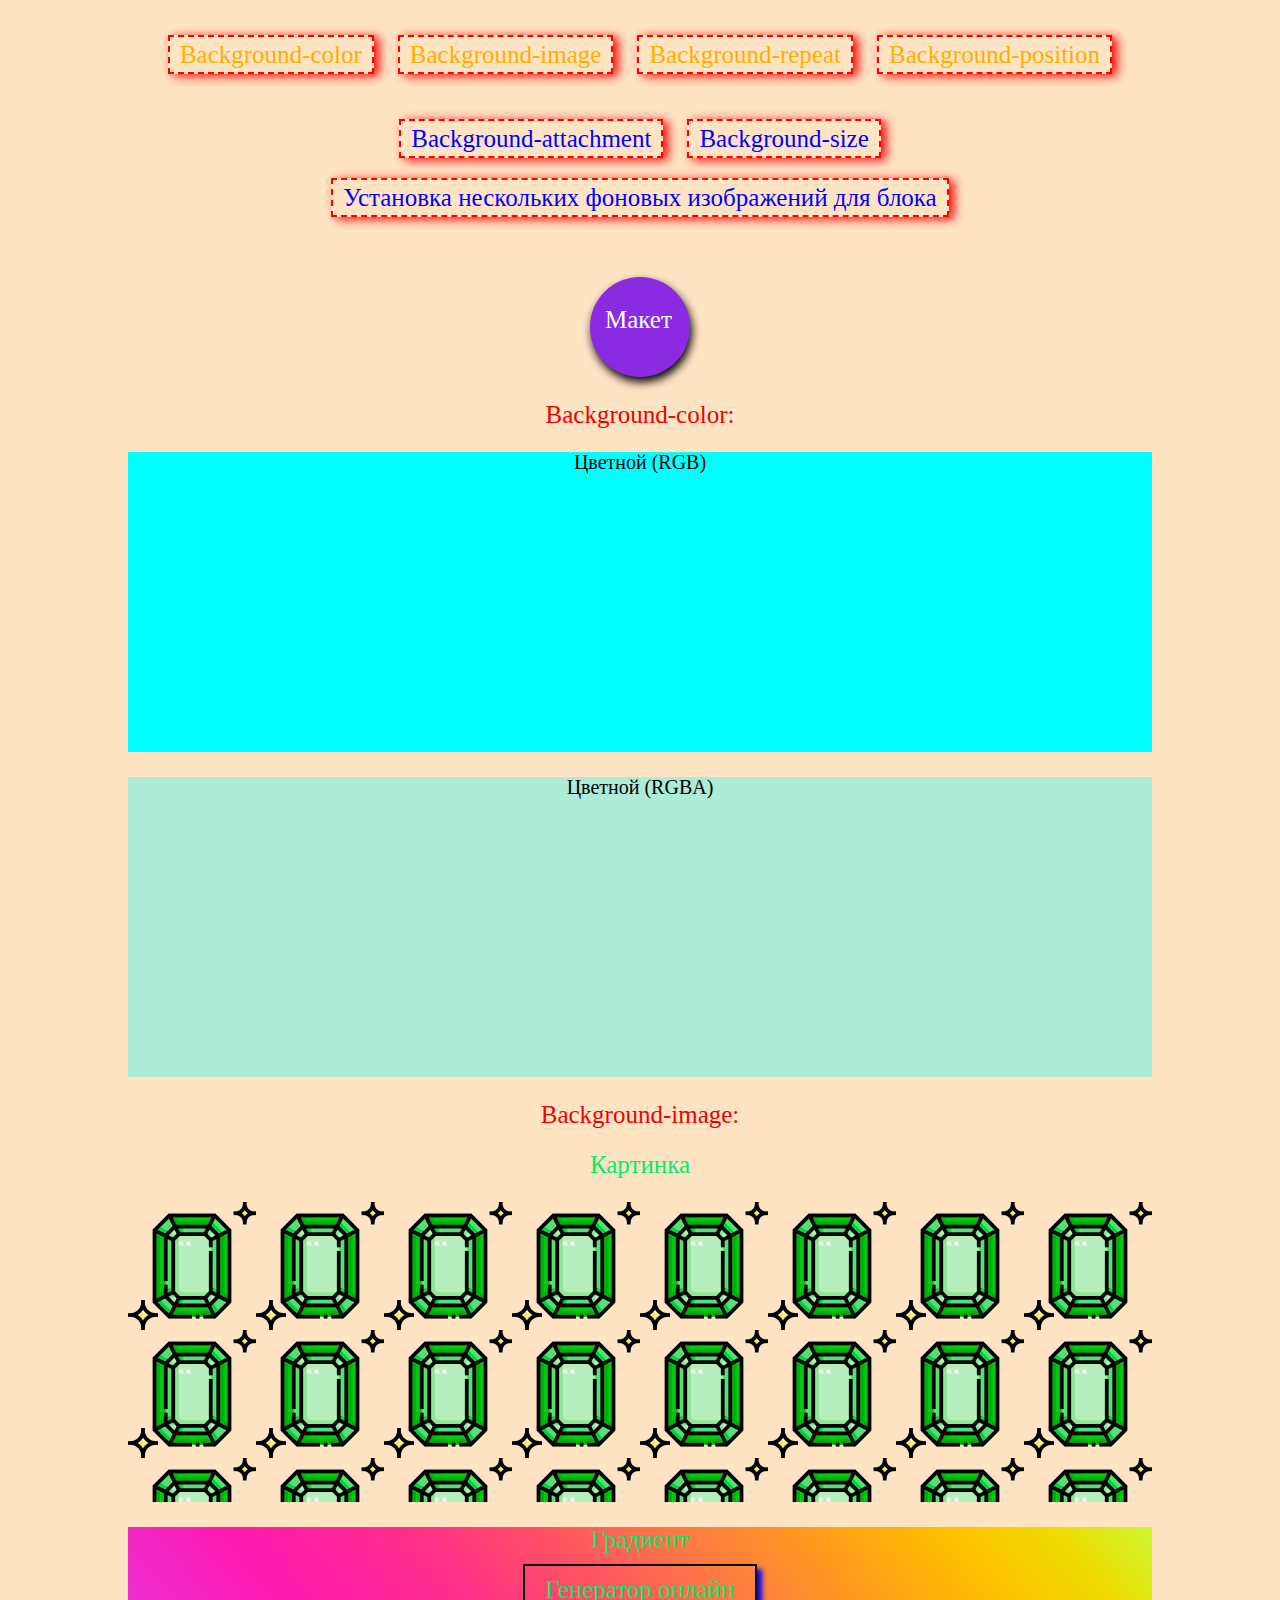
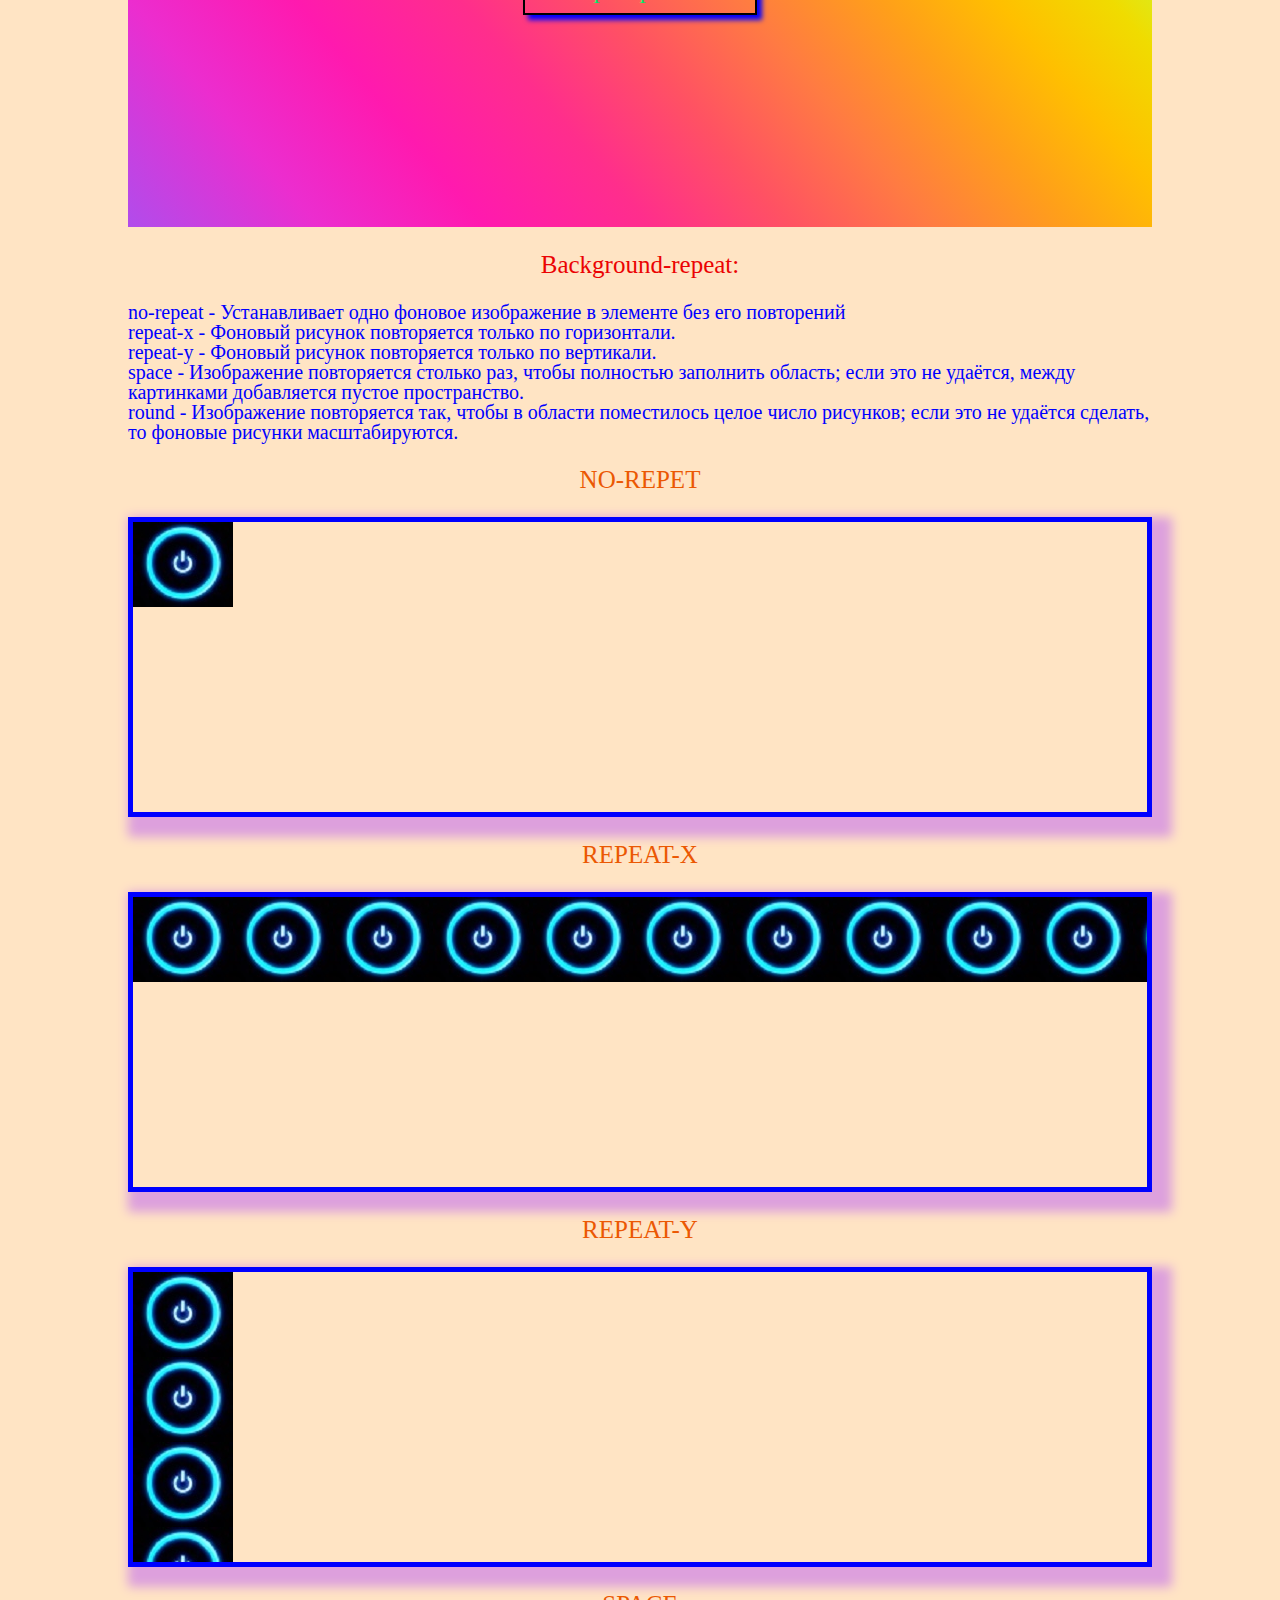
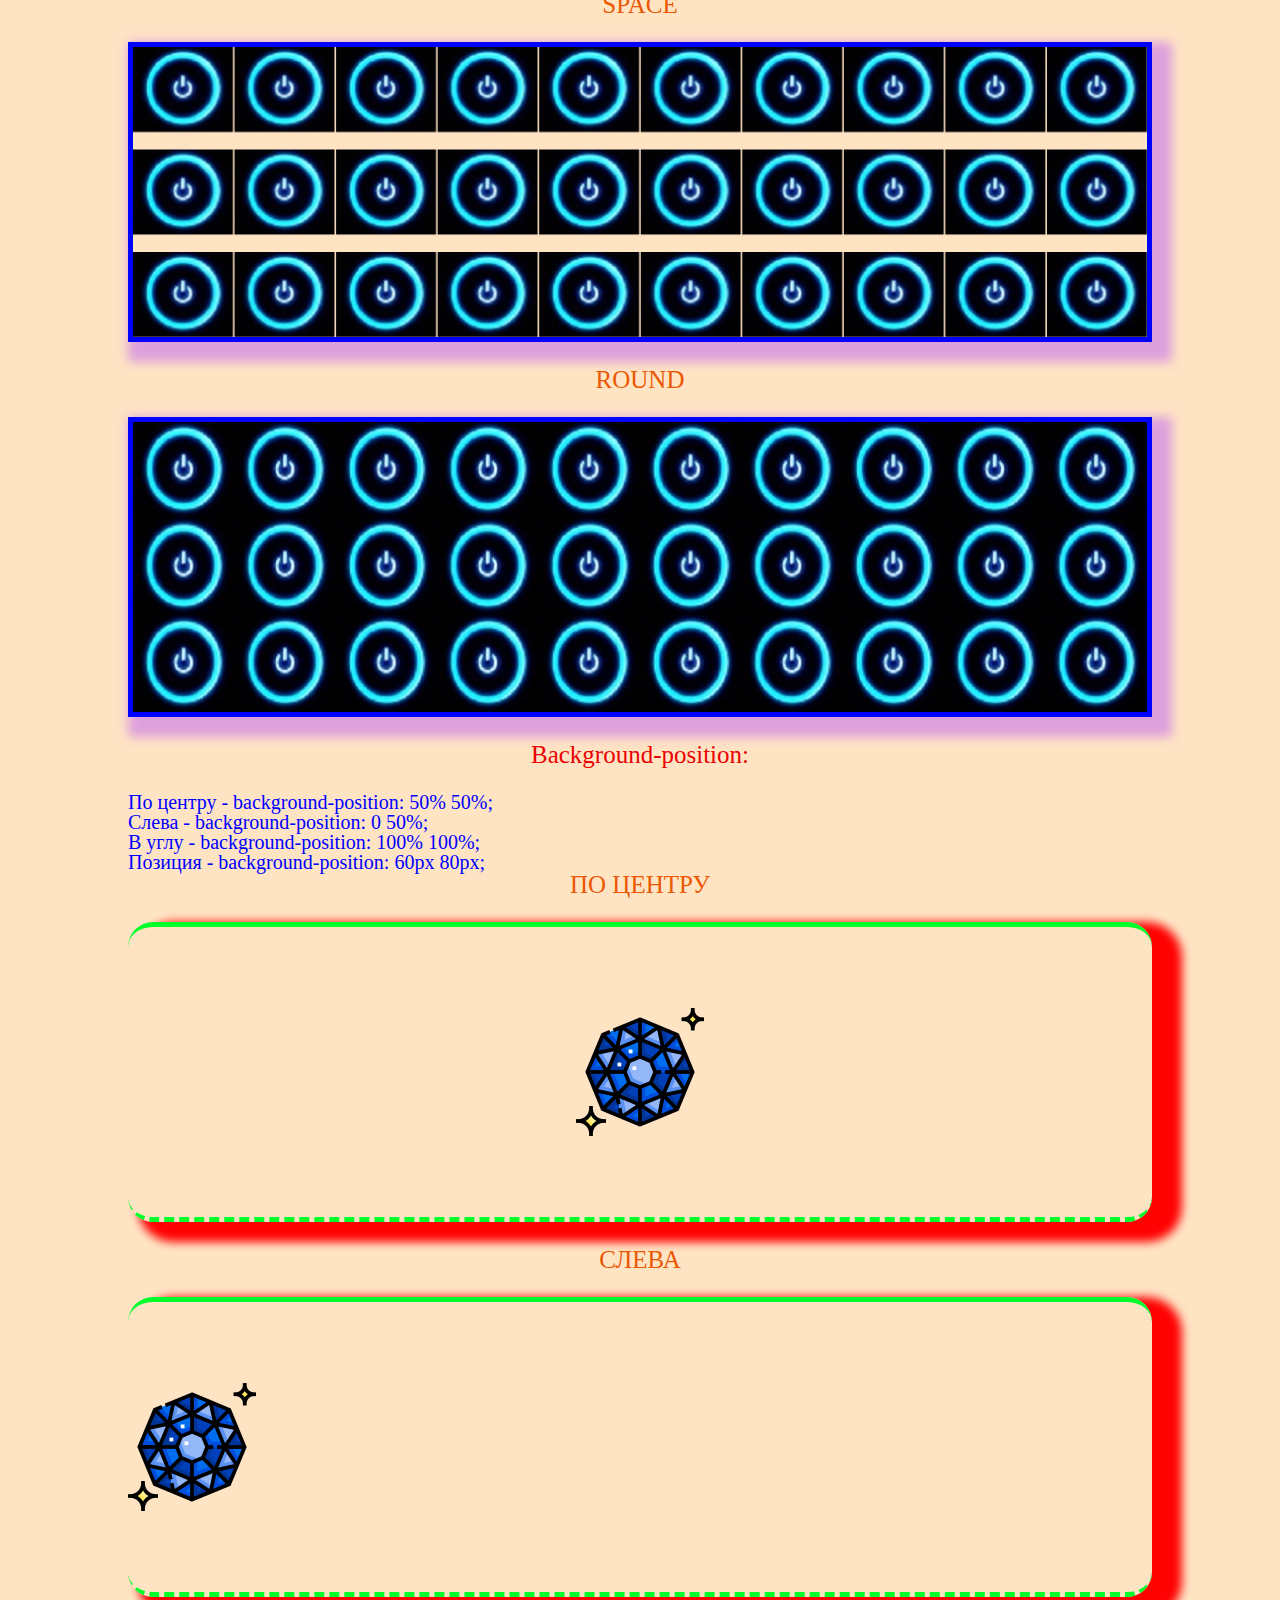
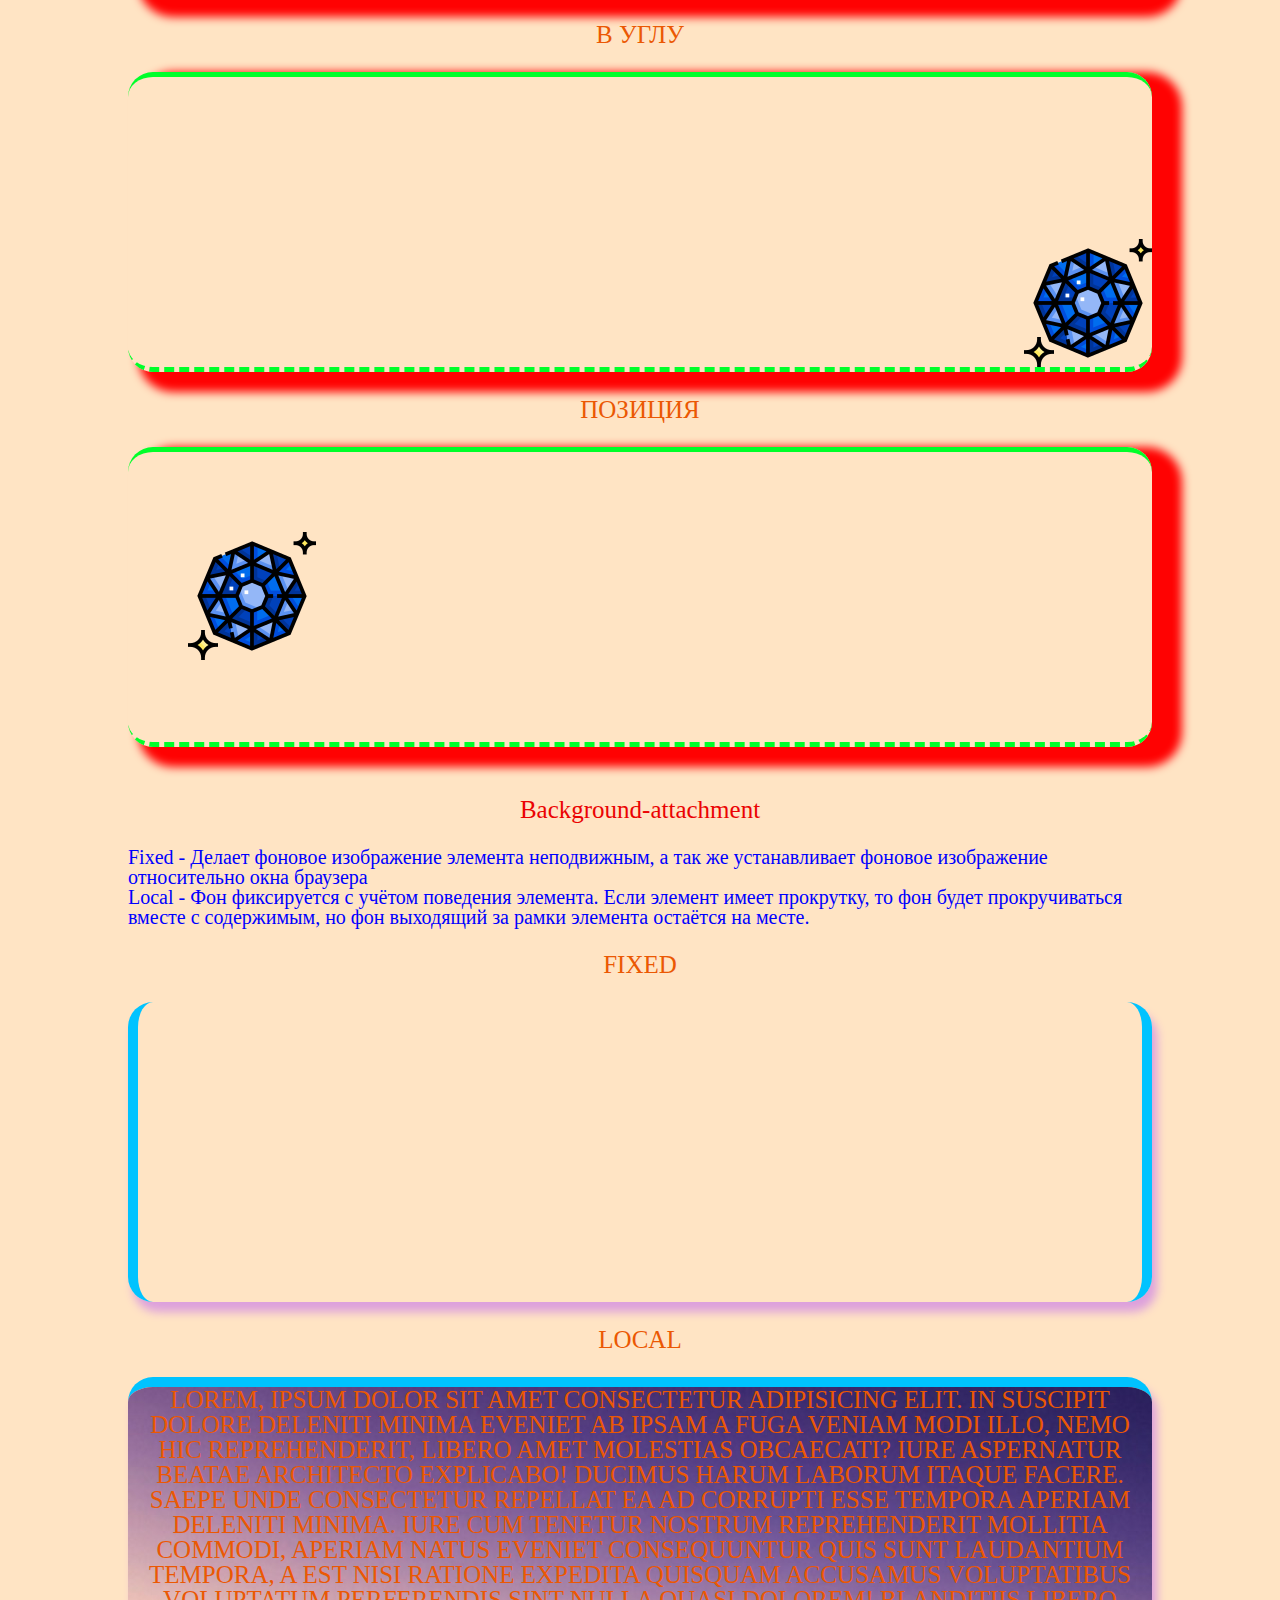
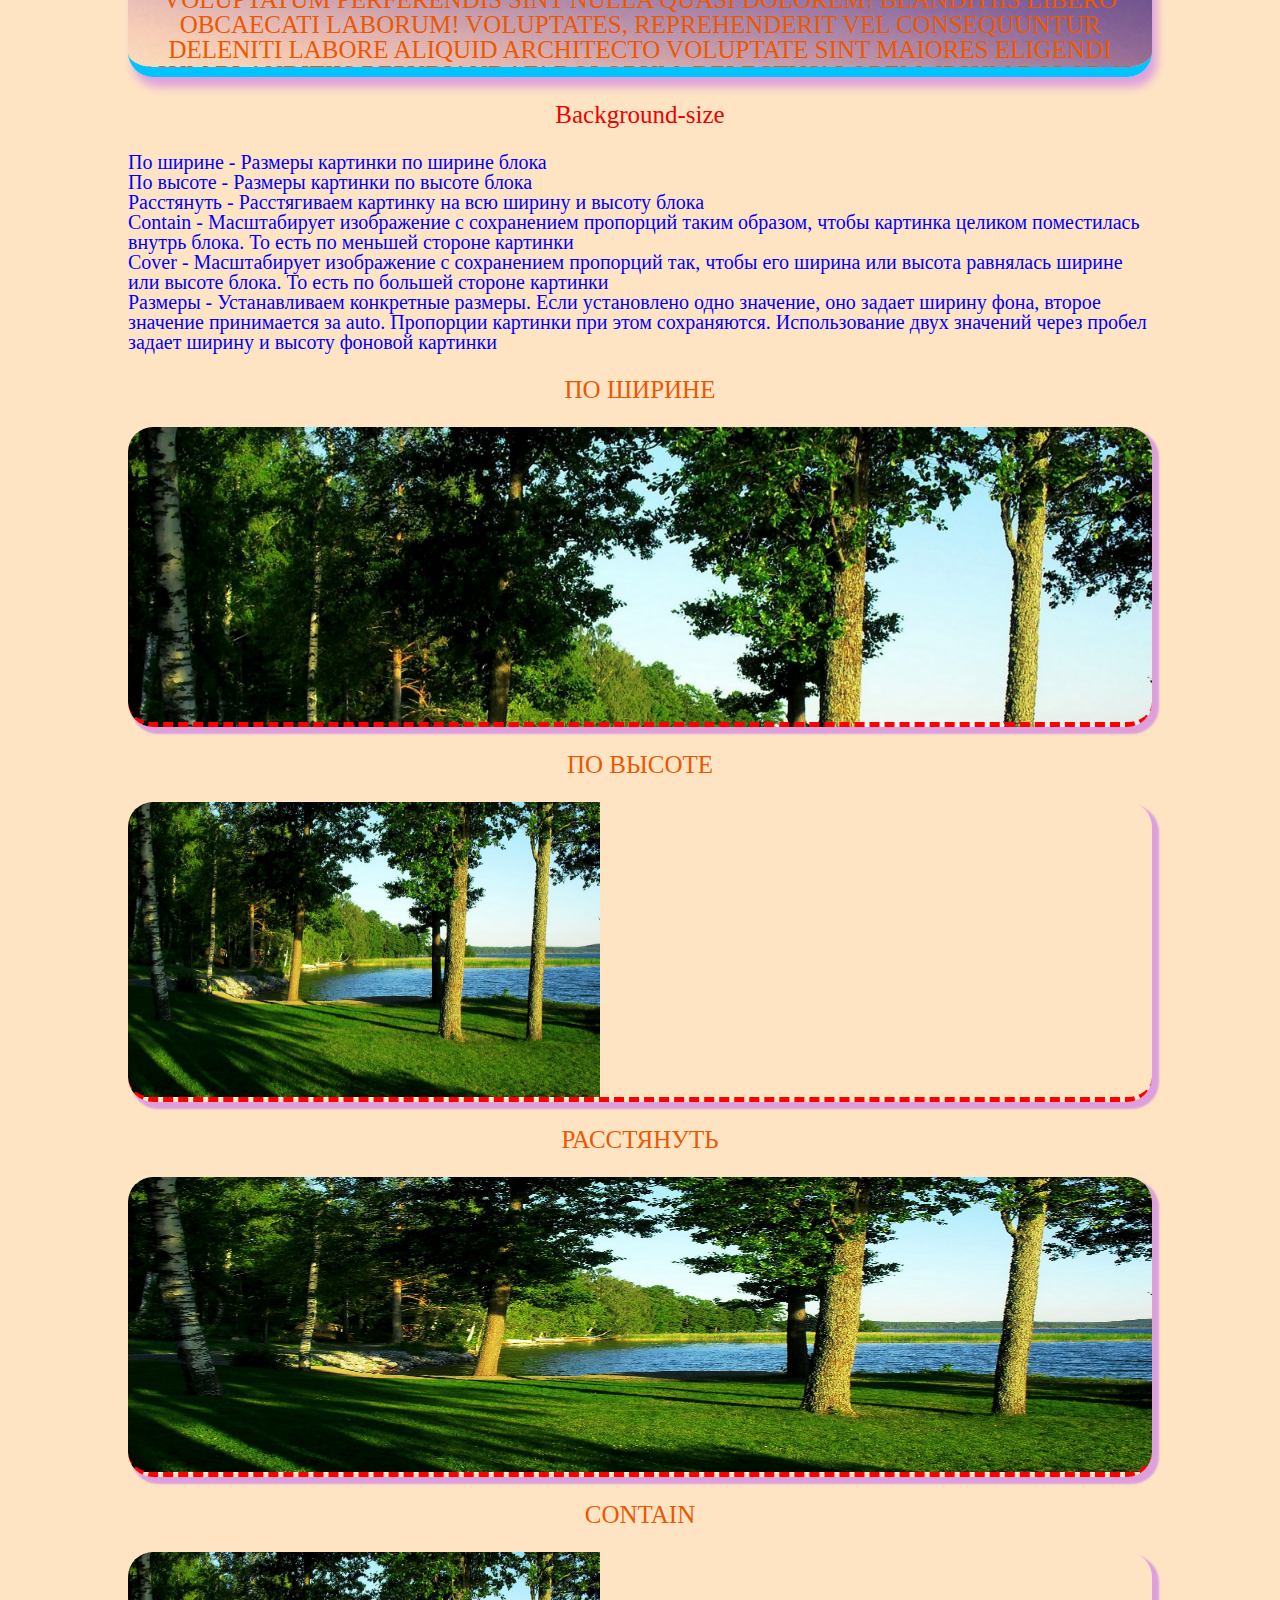
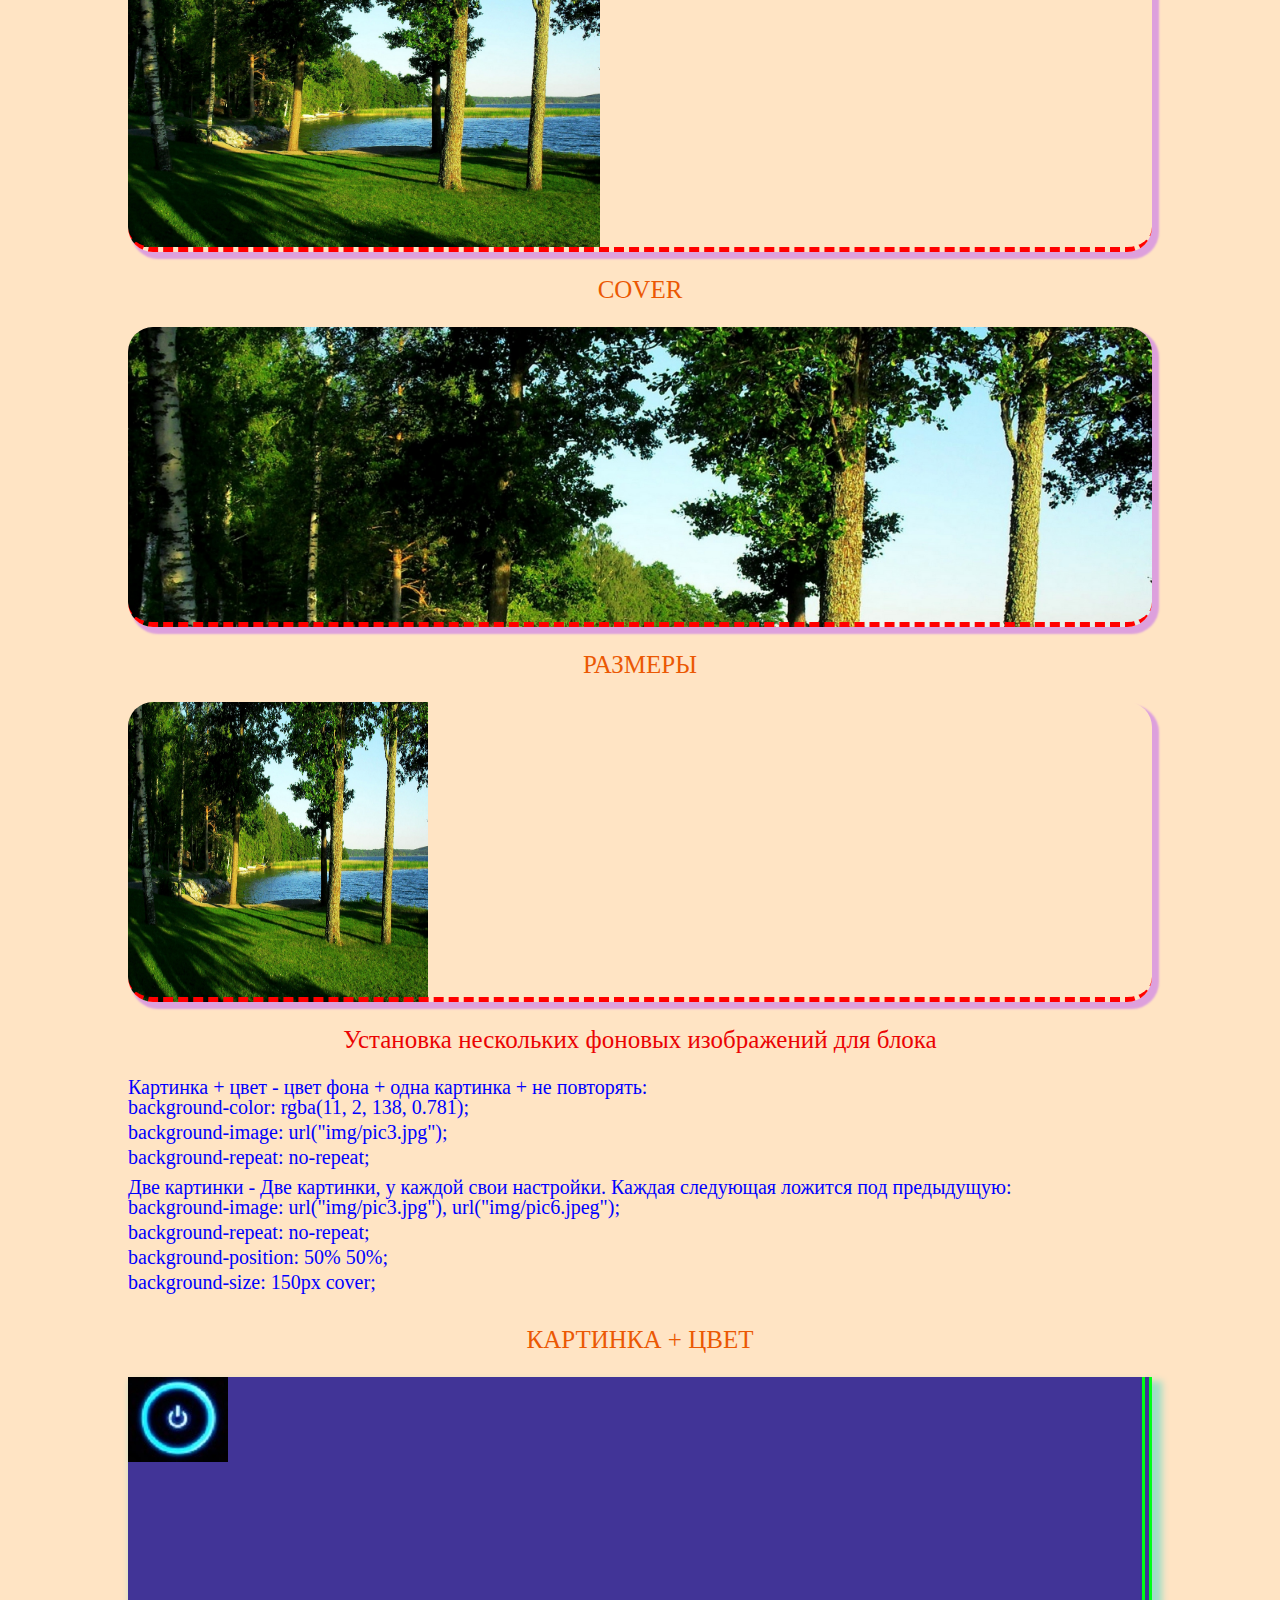
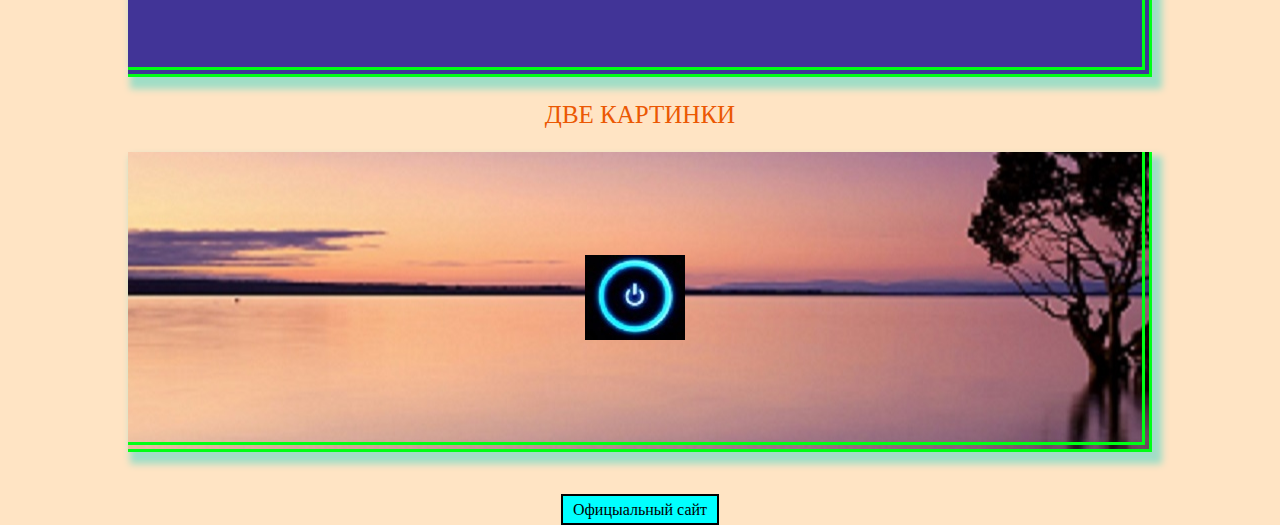
<file: index.html>
<!DOCTYPE html>
<html lang="ru">

<head>
   <meta charset="UTF-8">
   <meta http-equiv="X-UA-Compatible" content="IE=edge">
   <meta name="viewport" content="width=device-width, initial-scale=1.0">
   <link rel="stylesheet" href="style.css">
   <link rel="stylesheet" href="null.css">
   <title>Домашка 7</title>
</head>

<body>
   <div class="wrapper">
      <header>
         <nav>
            <div class="link1">
               <ul>
                  <li><a href="#section1">Background-color</a></li>
                  <li><a href="#section2">Background-image
                     </a></li>
                  <li><a href="#section3">Background-repeat
                     </a></li>
                  <li><a href="#section4">Background-position
                     </a></li>
               </ul>
            </div>
            <div class="link2">
               <ul>
                  <li><a href="#section5">Background-attachment
                     </a></li>
                  <li><a href="#section6">Background-size
                     </a></li>
                  <li><a href="#section7">Установка нескольких фоновых изображений для блока
                     </a></li>
               </ul>
            </div>
         </nav>
      </header>

      <main>
         <div class="hompage">
            <a target="blanck" href="figma.html">Макет</a>
         </div>

         <div id="section1" class="block1">
            <h2>Background-color:</h2>
            <div class="block1__1">
               <p>Цветной (RGB)
               </p>
            </div>
            <div class="block1__2">
               <p>Цветной (RGBA)
               </p>
            </div>
         </div>
         <div id="section2" class="block2">
            <h2>Background-image:
            </h2>
            <p>Картинка
            </p>
            <div class="block2__1">
            </div>
            <div class="block2__2">
               <p>Градиент</p>
               <p><a target="blanck" href="https://www.joshwcomeau.com/gradient-generator/">Генератор онлайн</a></p>
            </div>
         </div>

         <div id="section3" class="block3">
            <h2>Background-repeat:
            </h2>
            <div class="block3__info">
               <ul>
                  <li> no-repeat - Устанавливает одно фоновое изображение в элементе без его повторений
                  </li>
                  <li> repeat-x - Фоновый рисунок повторяется только по горизонтали.
                  </li>
                  <li> repeat-y - Фоновый рисунок повторяется только по вертикали.
                  </li>
                  <li>space - Изображение повторяется столько раз, чтобы полностью заполнить область; если это не
                     удаётся, между картинками добавляется пустое пространство.</li>
                  <li>round - Изображение повторяется так, чтобы в области поместилось целое число рисунков; если это не
                     удаётся сделать, то фоновые рисунки масштабируются.</li>
               </ul>
            </div>
            <p>no-repet</p>
            <div class="block3__1"></div>
            <p>repeat-x
            </p>
            <div class="block3__2"></div>
            <p>repeat-y</p>
            <div class="block3__3"></div>
            <p>space
            </p>
            <div class="block3__4"></div>
            <p>round</p>
            <div class="block3__5"></div>
         </div>

         <div id="section4" class="block4">
            <h2>Background-position:
            </h2>
            <div class="block4__info">
               <ul>
                  <li> По центру - background-position: 50% 50%;
                  </li>
                  <li> Слева - background-position: 0 50%;
                  </li>
                  <li> В углу - background-position: 100% 100%;
                  </li>
                  <li> Позиция - background-position: 60px 80px;
                  </li>
               </ul>
            </div>
            <p>По центру
            </p>
            <div class="block4__1"></div>
            <p>Слева</p>
            <div class="block4__2"></div>
            <p>В углу
            </p>
            <div class="block4__3"></div>
            <p>Позиция
            </p>
            <div class="block4__4"></div>
         </div>

         <div id="section5" class="block5">
            <h2>Background-attachment
            </h2>
            <div class="block5__info">
               <ul>
                  <li>Fixed - Делает фоновое изображение элемента неподвижным, а так же устанавливает фоновое
                     изображение
                     относительно окна браузера</li>
                  <li>Local - Фон фиксируется с учётом поведения элемента. Если элемент имеет прокрутку, то фон будет
                     прокручиваться вместе с содержимым, но фон выходящий за рамки элемента остаётся на месте.</li>
               </ul>
            </div>
            <p>Fixed</p>
            <div class="block5__1"></div>
            <p>Local</p>
            <div class="block5__2">
               <p>Lorem, ipsum dolor sit amet consectetur adipisicing elit. In suscipit dolore deleniti minima eveniet
                  ab ipsam a fuga veniam modi illo, nemo hic reprehenderit, libero amet molestias obcaecati? Iure
                  aspernatur beatae architecto explicabo! Ducimus harum laborum itaque facere. Saepe unde consectetur
                  repellat ea ad corrupti esse tempora aperiam deleniti minima. Iure cum tenetur nostrum reprehenderit
                  mollitia commodi, aperiam natus eveniet consequuntur quis sunt laudantium tempora, a est nisi ratione
                  expedita quisquam accusamus voluptatibus voluptatum perferendis sint nulla quasi dolorem! Blanditiis
                  libero obcaecati laborum! Voluptates, reprehenderit vel consequuntur deleniti labore aliquid
                  architecto voluptate sint maiores eligendi ipsum blanditiis repudiandae! Dolorum, delectus!
                  Lorem, ipsum dolor sit amet consectetur adipisicing elit. In suscipit dolore deleniti minima eveniet
                  ab ipsam a fuga veniam modi illo, nemo hic reprehenderit, libero amet molestias obcaecati? Iure
                  aspernatur beatae architecto explicabo! Ducimus harum laborum itaque facere. Saepe unde consectetur
                  repellat ea ad corrupti esse tempora aperiam deleniti minima. Iure cum tenetur nostrum reprehenderit
                  mollitia commodi, aperiam natus eveniet consequuntur quis sunt laudantium tempora, a est nisi ratione
                  expedita quisquam accusamus voluptatibus voluptatum perferendis sint nulla quasi dolorem! Blanditiis
                  libero obcaecati laborum! Voluptates, reprehenderit vel consequuntur deleniti labore aliquid
                  architecto voluptate sint maiores eligendi ipsum blanditiis repudiandae! Dolorum, delectus!Lorem,
                  ipsum dolor sit amet consectetur adipisicing elit. In suscipit dolore deleniti minima eveniet
                  ab ipsam a fuga veniam modi illo, nemo hic reprehenderit, libero amet molestias obcaecati? Iure
                  aspernatur beatae architecto explicabo! Ducimus harum laborum itaque facere. Saepe unde consectetur
                  repellat ea ad corrupti esse tempora aperiam deleniti minima. Iure cum tenetur nostrum reprehenderit
                  mollitia commodi, aperiam natus eveniet consequuntur quis sunt laudantium tempora, a est nisi ratione
                  expedita quisquam accusamus voluptatibus voluptatum perferendis sint nulla quasi dolorem! Blanditiis
                  libero obcaecati laborum! Voluptates, reprehenderit vel consequuntur deleniti labore aliquid
                  architecto voluptate sint maiores eligendi ipsum blanditiis repudiandae! Dolorum, delectus!Lorem,
                  ipsum dolor sit amet consectetur adipisicing elit. In suscipit dolore deleniti minima eveniet
                  ab ipsam a fuga veniam modi illo, nemo hic reprehenderit, libero amet molestias obcaecati? Iure
                  aspernatur beatae architecto explicabo! Ducimus harum laborum itaque facere. Saepe unde consectetur
                  repellat ea ad corrupti esse tempora aperiam deleniti minima. Iure cum tenetur nostrum reprehenderit
                  mollitia commodi, aperiam natus eveniet consequuntur quis sunt laudantium tempora, a est nisi ratione
                  expedita quisquam accusamus voluptatibus voluptatum perferendis sint nulla quasi dolorem! Blanditiis
                  libero obcaecati laborum! Voluptates, reprehenderit vel consequuntur deleniti labore aliquid
                  architecto voluptate sint maiores eligendi ipsum blanditiis repudiandae! Dolorum, delectus!
                  Lorem, ipsum dolor sit amet consectetur adipisicing elit. In suscipit dolore deleniti minima eveniet
                  ab ipsam a fuga veniam modi illo, nemo hic reprehenderit, libero amet molestias obcaecati? Iure
                  aspernatur beatae architecto explicabo! Ducimus harum laborum itaque facere. Saepe unde consectetur
                  repellat ea ad corrupti esse tempora aperiam deleniti minima. Iure cum tenetur nostrum reprehenderit
                  mollitia commodi, aperiam natus eveniet consequuntur quis sunt laudantium tempora, a est nisi ratione
                  expedita quisquam accusamus voluptatibus voluptatum perferendis sint nulla quasi dolorem! Blanditiis
                  libero obcaecati laborum! Voluptates, reprehenderit vel consequuntur deleniti labore aliquid
                  architecto voluptate sint maiores eligendi ipsum blanditiis repudiandae! Dolorum, delectus!
                  Lorem, ipsum dolor sit amet consectetur adipisicing elit. In suscipit dolore deleniti minima eveniet
                  ab ipsam a fuga veniam modi illo, nemo hic reprehenderit, libero amet molestias obcaecati? Iure
                  aspernatur beatae architecto explicabo! Ducimus harum laborum itaque facere. Saepe unde consectetur
                  repellat ea ad corrupti esse tempora aperiam deleniti minima. Iure cum tenetur nostrum reprehenderit
                  mollitia commodi, aperiam natus eveniet consequuntur quis sunt laudantium tempora, a est nisi ratione
                  expedita quisquam accusamus voluptatibus voluptatum perferendis sint nulla quasi dolorem! Blanditiis
                  libero obcaecati laborum! Voluptates, reprehenderit vel consequuntur deleniti labore aliquid
                  architecto voluptate sint maiores eligendi ipsum blanditiis repudiandae! Dolorum, delectus!
                  Lorem, ipsum dolor sit amet consectetur adipisicing elit. In suscipit dolore deleniti minima eveniet
                  ab ipsam a fuga veniam modi illo, nemo hic reprehenderit, libero amet molestias obcaecati? Iure
                  aspernatur beatae architecto explicabo!
               </p>
            </div>
         </div>

         <div id="section6" class="block6">
            <h2>Background-size
            </h2>
            <div class="block6__info">
               <ul>
                  <li> По ширине - Размеры картинки по ширине блока
                  </li>
                  <li> По высоте - Размеры картинки по высоте блока
                  </li>
                  <li> Расстянуть - Расстягиваем картинку на всю ширину и высоту блока
                  </li>
                  <li>Contain - Масштабирует изображение с сохранением пропорций таким образом, чтобы картинка целиком
                     поместилась внутрь блока. То есть по меньшей стороне картинки</li>
                  <li>Cover - Масштабирует изображение с сохранением пропорций так, чтобы его ширина или высота
                     равнялась ширине или высоте блока. То есть по большей стороне картинки</li>
                  <li>Размеры - Устанавливаем конкретные размеры. Если установлено одно значение, оно задает ширину
                     фона, второе значение принимается за auto. Пропорции картинки при этом сохраняются. Использование
                     двух
                     значений через пробел задает ширину и высоту фоновой картинки</li>
               </ul>
            </div>
            <p>По ширине
            </p>
            <div class="block6__1"></div>
            <p>По высоте
            </p>
            <div class="block6__2"></div>
            <p>Расстянуть</p>
            <div class="block6__3"></div>
            <p>Contain</p>
            <div class="block6__4"></div>
            <p>Cover</p>
            <div class="block6__5"></div>
            <p>Размеры
            </p>
            <div class="block6__6"></div>
         </div>

         <div id="section7" class="block7">
            <h2>Установка нескольких фоновых изображений для блока
            </h2>
            <div class="block7__info">
               <ul>
                  <li>Картинка + цвет - цвет фона + одна картинка + не повторять:
                     <ul>
                        <li> background-color: rgba(11, 2, 138, 0.781);
                        </li>
                        <li> background-image: url("img/pic3.jpg");
                        </li>
                        <li> background-repeat: no-repeat;
                        </li>
                     </ul>
                  </li>
                  <li> Две картинки - Две картинки, у каждой свои настройки. Каждая следующая ложится под предыдущую:
                     <ul>
                        <li> background-image: url("img/pic3.jpg"), url("img/pic6.jpeg");
                        </li>
                        <li> background-repeat: no-repeat;
                        </li>
                        <li> background-position: 50% 50%;
                        </li>
                        <li> background-size: 150px cover;
                        </li>
                     </ul>
                  </li>
               </ul>
               <p>

               </p>
            </div>
            <p>Картинка + цвет
            </p>
            <div class="block7__1"></div>
            <p>Две картинки
            </p>
            <div class="block7__2"></div>
         </div>

      </main>
      <footer>
         <h1><a target="blanck" href="https://fls.guru/cssbackground.html">Офицыальный сайт</a> </h1>
      </footer>
   </div>
</body>

</html>
</file>
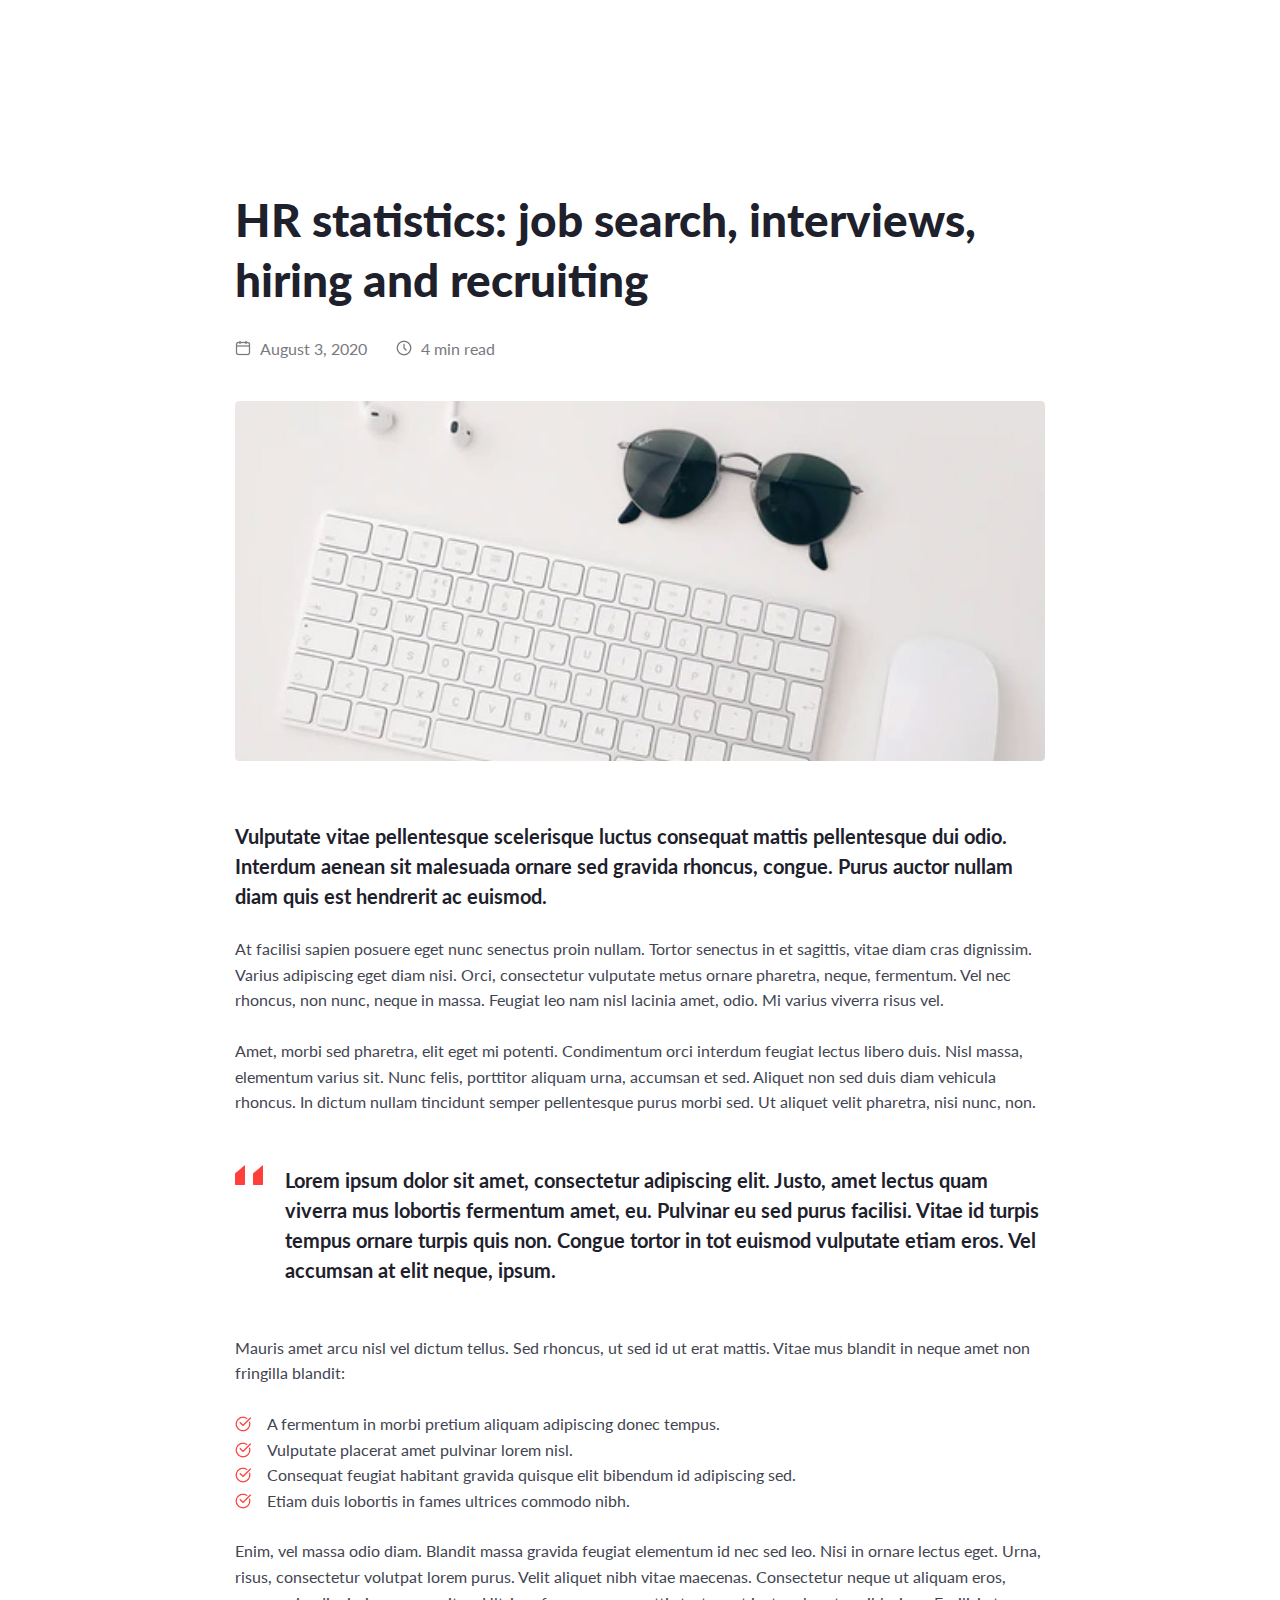
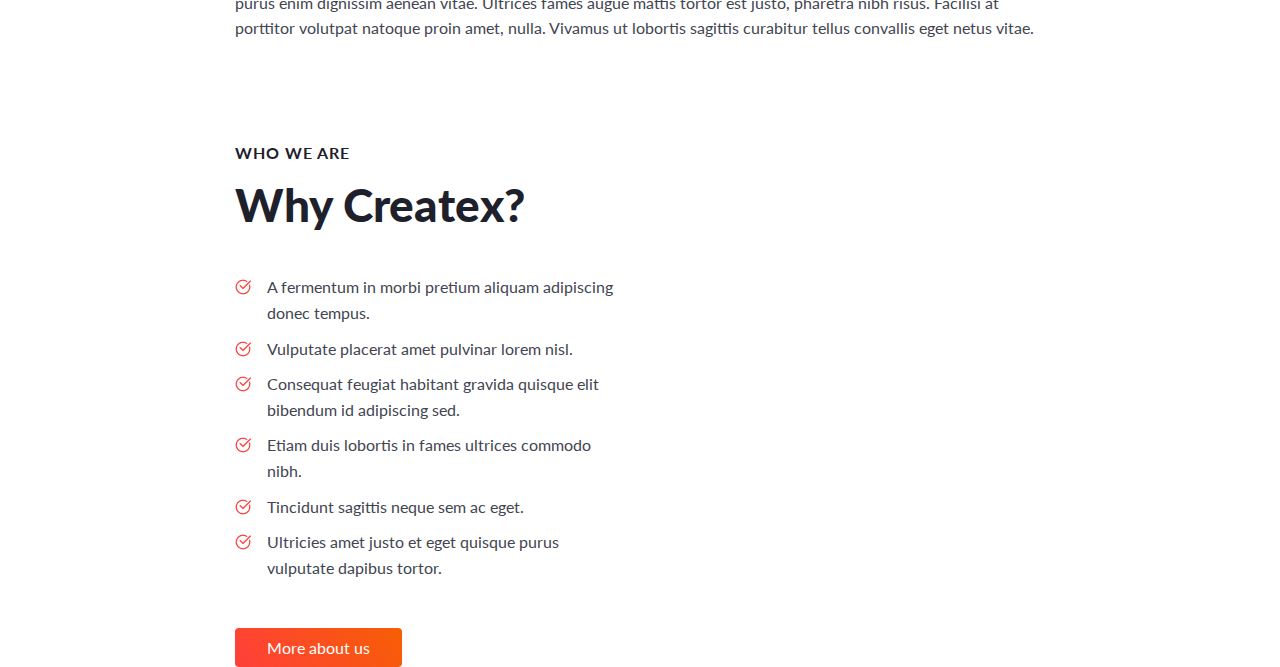
<file: figma.html>
<!DOCTYPE html>
<html lang="en">

<head>
	<meta charset="UTF-8">
	<meta http-equiv="X-UA-Compatible" content="IE=edge">
	<meta name="viewport" content="width=device-width, initial-scale=1.0">
	<link rel="stylesheet" href="figma.css">
	<link rel="stylesheet" href="null.css">
	<title>Домашка 7</title>
</head>

<body>
	<div class="wrapper">
		<header>
			<div class="info">
				<h1>HR statistics: job search, interviews, hiring and recruiting</h1>
				<ul>
					<li class="first">August 3, 2020</li>
					<li class="second">4 min read</li>
				</ul>
			</div>
		</header>
		<main>
			<div class="block1">
				<img src="img/fig3.png" alt="картинка">
				<p>Vulputate vitae pellentesque scelerisque luctus consequat mattis pellentesque dui odio. Interdum aenean
					sit malesuada ornare sed gravida rhoncus, congue. Purus auctor nullam diam quis est hendrerit ac euismod.
				</p>
			</div>
			<div class="block2">
				<p>At facilisi sapien posuere eget nunc senectus proin nullam. Tortor senectus in et sagittis, vitae diam
					cras dignissim. Varius adipiscing eget diam nisi. Orci, consectetur vulputate metus ornare pharetra,
					neque, fermentum. Vel nec rhoncus, non nunc, neque in massa. Feugiat leo nam nisl lacinia amet, odio. Mi
					varius viverra risus vel. </p>

				<p class="block2-text">Amet, morbi sed pharetra, elit eget mi potenti. Condimentum orci interdum feugiat
					lectus libero
					duis.
					Nisl massa, elementum varius sit. Nunc felis, porttitor aliquam urna, accumsan et sed. Aliquet non sed
					duis diam vehicula rhoncus. In dictum nullam tincidunt semper pellentesque purus morbi sed. Ut aliquet
					velit pharetra, nisi nunc, non.
				</p>
			</div>
			<div class="block3">
				<p>Lorem ipsum dolor sit amet, consectetur adipiscing elit. Justo, amet lectus quam viverra mus lobortis
					fermentum amet, eu. Pulvinar eu sed purus facilisi. Vitae id turpis tempus ornare turpis quis non. Congue
					tortor in tot euismod vulputate etiam eros. Vel accumsan at elit neque, ipsum.</p>
			</div>
			<div class="block4">
				<p>Mauris amet arcu nisl vel dictum tellus. Sed rhoncus, ut sed id ut erat mattis. Vitae mus blandit in
					neque amet non fringilla blandit:</p>
				<ul>

					<li>A fermentum in morbi pretium aliquam adipiscing donec tempus.</li>
					<li>Vulputate placerat amet pulvinar lorem nisl.</li>
					<li>Consequat feugiat habitant gravida quisque elit bibendum id adipiscing sed.</li>
					<li>Etiam duis lobortis in fames ultrices commodo nibh.</li>
				</ul>
			</div>
			<div class="block5">
				<p>Enim, vel massa odio diam. Blandit massa gravida feugiat elementum id nec sed leo. Nisi in ornare lectus
					eget. Urna, risus, consectetur volutpat lorem purus. Velit aliquet nibh vitae maecenas. Consectetur neque
					ut aliquam eros, purus enim dignissim aenean vitae. Ultrices fames augue mattis tortor est justo,
					pharetra nibh risus. Facilisi at porttitor volutpat natoque proin amet, nulla. Vivamus ut lobortis
					sagittis curabitur tellus convallis eget netus vitae.</p>
			</div>
			<div class="block6">
				<h2>Who we are</h2>
				<h1>Why Createx?</h1>
				<ul>
					<li class="block6-list">A fermentum in morbi pretium aliquam adipiscing donec tempus.</li>
					<li class="block6-list">Vulputate placerat amet pulvinar lorem nisl.</li>
					<li class="block6-list">Consequat feugiat habitant gravida quisque elit bibendum id adipiscing sed.</li>
					<li class="block6-list">Etiam duis lobortis in fames ultrices commodo nibh.</li>
					<li class="block6-list">Tincidunt sagittis neque sem ac eget.</li>
					<li class="block6-list">Ultricies amet justo et eget quisque purus vulputate dapibus tortor.</li>
				</ul>
				<div class="block6-button">
					<a href="">More about us</a>
				</div>
			</div>

		</main>
		<footer>

		</footer>

	</div>
</body>

</html>
</file>
<file: style.css>
.wrapper {
   max-width: 80%;
   margin-left: 10%;
   padding-top: 25px;
}
body {
   background-color: bisque;
}
header {
   text-align: center;
}
nav {
   margin-bottom: 50px;
}
.link1 {
   margin-bottom: 25px;
}
.link1 li {
   color: rgb(255, 174, 0);
   font-size: 25px;
   padding: 5px 10px;
   border: 2px dashed red;
   box-shadow: 5px 2px 10px red;
   margin: 10px;
}
.link2 li {
   color: blue;
   font-size: 25px;
   padding: 5px 10px;
   border: 2px dashed red;
   box-shadow: 5px 2px 10px red;
   margin: 10px;
}
nav ul li {
   display: inline-block;
}
/* ======main====== */

.hompage {
   width: 100px;
   height: 100px;
   margin: 0 auto;
   background-color: blueviolet;
   border-radius: 50%;
   box-shadow: 2px 5px 10px black;
   margin-bottom: 25px;
   padding-top: 30px;
   padding-left: 15px;
}
.hompage a {
   color: rgb(255, 255, 255);
   font-size: 25px;
}

.block1 {
   margin-bottom: 25px;
}
.block1 h2 {
   text-align: center;
   font-size: 25px;
   color: rgb(235, 3, 3);
   margin-bottom: 25px;
}

.block1__1 {
   min-height: 300px;
   background-color: aqua;
   margin-bottom: 25px;
}

.block1__1 p {
   text-align: center;
   color: black;
   font-size: 20px;
}
.block1__2 {
   min-height: 300px;
   background-color: rgba(0, 255, 255, 0.322);
}
.block1__2 p {
   text-align: center;
   color: black;
   font-size: 20px;
}
.block2 {
   margin-bottom: 25px;
}
.block2 h2 {
   margin-bottom: 25px;
   text-align: center;
   font-size: 25px;
   color: rgb(235, 3, 3);
}
.block2 p {
   text-align: center;
   font-size: 25px;
   color: rgb(3, 235, 107);
   margin-bottom: 25px;
}
.block2__1 {
   min-height: 300px;
   background-image: url("img/pic1.png");
   margin-bottom: 25px;
}
.block2__2 {
   min-height: 300px;
   background-image: linear-gradient(
      50deg,
      hsl(278deg 80% 61%) 0%,
      hsl(309deg 83% 55%) 15%,
      hsl(321deg 100% 55%) 28%,
      hsl(333deg 100% 59%) 41%,
      hsl(354deg 100% 66%) 52%,
      hsl(18deg 100% 63%) 63%,
      hsl(35deg 100% 55%) 74%,
      hsl(45deg 100% 50%) 83%,
      hsl(55deg 100% 47%) 92%,
      hsl(73deg 93% 58%) 100%
   );
}

.block2__2 a {
   border: 2px solid black;
   padding: 10px 20px;
   box-shadow: 5px 5px 5px blue;
}

.block3 h2 {
   margin-bottom: 25px;
   text-align: center;
   font-size: 25px;
   color: rgb(235, 3, 3);
}
.block3 p {
   margin-bottom: 25px;
   text-align: center;
   font-size: 25px;
   color: rgb(235, 88, 3);
   text-transform: uppercase;
}
.block3__info {
   margin-bottom: 25px;
}
.block3__info li {
   font-size: 20px;
   color: blue;
}
.block3__1 {
   min-height: 300px;
   background-image: url("img/pic3.jpg");
   background-repeat: no-repeat;
   border: 5px solid blue;
   box-shadow: 10px 10px 10px 10px plum;
   margin-bottom: 25px;
}
.block3__2 {
   min-height: 300px;
   border: 5px solid blue;
   box-shadow: 10px 10px 10px 10px plum;
   background-image: url("img/pic3.jpg");
   background-repeat: repeat-x;
   margin-bottom: 25px;
}
.block3__3 {
   min-height: 300px;
   border: 5px solid blue;
   box-shadow: 10px 10px 10px 10px plum;
   background-image: url("img/pic3.jpg");
   background-repeat: repeat-y;
   margin-bottom: 25px;
}
.block3__4 {
   min-height: 300px;
   border: 5px solid blue;
   box-shadow: 10px 10px 10px 10px plum;
   background-image: url("img/pic3.jpg");
   background-repeat: space;
   margin-bottom: 25px;
}
.block3__5 {
   min-height: 300px;
   border: 5px solid blue;
   box-shadow: 10px 10px 10px 10px plum;
   background-image: url("img/pic3.jpg");
   background-repeat: round;
   margin-bottom: 25px;
}
.block4 {
   margin-bottom: 50px;
}

.block4 h2 {
   margin-bottom: 25px;
   text-align: center;
   font-size: 25px;
   color: rgb(235, 3, 3);
}

.block4 p {
   margin-bottom: 25px;
   text-align: center;
   font-size: 25px;
   color: rgb(235, 88, 3);
   text-transform: uppercase;
}
.block4__info li {
   font-size: 20px;
   color: blue;
}
.block4__1 {
   min-height: 300px;
   border-top: 5px solid rgb(0, 255, 42);
   border-bottom: 5px dashed rgb(0, 255, 42);
   box-shadow: 20px 10px 10px 10px rgb(255, 2, 2);
   border-radius: 25px;
   background-image: url("img/pic2.png");
   background-repeat: no-repeat;
   background-position: 50% 50%;
   margin-bottom: 25px;
}
.block4__2 {
   min-height: 300px;
   border-top: 5px solid rgb(0, 255, 42);
   border-bottom: 5px dashed rgb(0, 255, 42);
   box-shadow: 20px 10px 10px 10px rgb(255, 2, 2);
   border-radius: 25px;
   background-image: url("img/pic2.png");
   background-repeat: no-repeat;
   background-position: 0% 50%;
   margin-bottom: 25px;
}
.block4__3 {
   min-height: 300px;
   border-top: 5px solid rgb(0, 255, 42);
   border-bottom: 5px dashed rgb(0, 255, 42);
   box-shadow: 20px 10px 10px 10px rgb(255, 2, 2);
   border-radius: 25px;
   background-image: url("img/pic2.png");
   background-repeat: no-repeat;
   background-position: 100% 100%;
   margin-bottom: 25px;
}
.block4__4 {
   min-height: 300px;
   border-top: 5px solid rgb(0, 255, 42);
   border-bottom: 5px dashed rgb(0, 255, 42);
   box-shadow: 20px 10px 10px 10px rgb(255, 2, 2);
   border-radius: 25px;
   background-image: url("img/pic2.png");
   background-repeat: no-repeat;
   background-position: 60px 80px;
   margin-bottom: 25px;
}

.block5 h2 {
   margin-bottom: 25px;
   text-align: center;
   font-size: 25px;
   color: rgb(235, 3, 3);
}
.block5 p {
   margin-bottom: 25px;
   text-align: center;
   font-size: 25px;
   color: rgb(235, 88, 3);
   text-transform: uppercase;
}
.block5__info {
   margin-bottom: 25px;
}
.block5__info li {
   font-size: 20px;
   color: blue;
}
.block5__1 {
   min-height: 300px;
   border-left: 10px solid rgb(0, 195, 255);
   border-right: 10px solid rgb(0, 195, 255);
   border-radius: 25px;
   box-shadow: 5px 10px 10px plum;
   background-image: url("img/pic5.jpeg");
   background-repeat: no-repeat;
   background-attachment: fixed;
   margin-bottom: 25px;
}
.block5__2 {
   height: 300px;
   overflow: scroll;
   border-top: 10px solid rgb(0, 195, 255);
   border-bottom: 10px solid rgb(0, 195, 255);
   border-radius: 25px;
   box-shadow: 5px 10px 10px plum;
   background-image: url("img/pic6.jpeg");
   background-repeat: no-repeat;
   background-attachment: local;
   margin-bottom: 25px;
}

.block6 h2 {
   margin-bottom: 25px;
   text-align: center;
   font-size: 25px;
   color: rgb(235, 3, 3);
}
.block6 p {
   margin-bottom: 25px;
   text-align: center;
   font-size: 25px;
   color: rgb(235, 88, 3);
   text-transform: uppercase;
}
.block6__info {
   margin-bottom: 25px;
}

.block6__info li {
   font-size: 20px;
   color: blue;
}

.block6__1 {
   min-height: 300px;
   border-bottom: 5px dashed rgb(255, 0, 0);
   box-shadow: 5px 5px 2px 2px plum;
   border-radius: 25px;
   background-image: url("img/pic5.jpeg");
   background-repeat: no-repeat;
   background-size: 100% auto;
   margin-bottom: 25px;
}
.block6__2 {
   min-height: 300px;
   border-bottom: 5px dashed rgb(255, 0, 0);
   box-shadow: 5px 5px 2px 2px plum;
   border-radius: 25px;
   background-image: url("img/pic5.jpeg");
   background-repeat: no-repeat;
   background-size: auto 100%;
   margin-bottom: 25px;
}
.block6__3 {
   min-height: 300px;
   border-bottom: 5px dashed rgb(255, 0, 0);
   box-shadow: 5px 5px 2px 2px plum;
   border-radius: 25px;
   background-image: url("img/pic5.jpeg");
   background-repeat: no-repeat;
   background-size: 100% 100%;
   margin-bottom: 25px;
}
.block6__4 {
   min-height: 300px;
   border-bottom: 5px dashed rgb(255, 0, 0);
   box-shadow: 5px 5px 2px 2px plum;
   border-radius: 25px;
   background-image: url("img/pic5.jpeg");
   background-repeat: no-repeat;
   background-size: contain;
   margin-bottom: 25px;
}
.block6__5 {
   min-height: 300px;
   border-bottom: 5px dashed rgb(255, 0, 0);
   box-shadow: 5px 5px 2px 2px plum;
   border-radius: 25px;
   background-image: url("img/pic5.jpeg");
   background-repeat: no-repeat;
   background-size: cover;
   margin-bottom: 25px;
}
.block6__6 {
   min-height: 300px;
   border-bottom: 5px dashed rgb(255, 0, 0);
   box-shadow: 5px 5px 2px 2px plum;
   border-radius: 25px;
   background-image: url("img/pic5.jpeg");
   background-repeat: no-repeat;
   background-size: 300px 300px;
   margin-bottom: 25px;
}
.block7 {
   margin-bottom: 50px;
}
.block7 h2 {
   margin-bottom: 25px;
   text-align: center;
   font-size: 25px;
   color: rgb(235, 3, 3);
}
.block7 p {
   margin-bottom: 25px;
   text-align: center;
   font-size: 25px;
   color: rgb(235, 88, 3);
   text-transform: uppercase;
}
.block7__info li {
   font-size: 20px;
   color: blue;
   padding-bottom: 5px;
}
.block7__1 {
   min-height: 300px;
   border-right: 10px double rgb(0, 255, 21);
   border-bottom: 10px double rgb(0, 255, 21);
   box-shadow: 6px 8px 7px 4px rgb(160, 221, 198);
   background-color: rgba(11, 2, 138, 0.781);
   background-image: url("img/pic3.jpg");
   background-repeat: no-repeat;
   margin-bottom: 25px;
}
.block7__2 {
   min-height: 300px;
   border-right: 10px double rgb(0, 255, 21);
   border-bottom: 10px double rgb(0, 255, 21);
   box-shadow: 6px 8px 7px 4px rgb(160, 221, 198);
   background-image: url("img/pic3.jpg"), url("img/pic6.jpeg");
   background-repeat: no-repeat;
   background-position: 50% 50%;
   background-size: 150px cover;

   margin-bottom: 25px;
}

footer {
   text-align: center;
}
footer a {
   border: 2px solid;
   padding: 5px 10px;
   background-color: aqua;
}
</file>
<file: null.css>
/* Обнуляющий стиль */
*,
*::before,
*::after {
	box-sizing: border-box;
	margin: 0;
	padding: 0;
	border: 0;
}
li {
	list-style: none;
}
a {
	color: inherit;
}
a,
a:visited {
	text-decoration: none;
}
a:hover {
	text-decoration: none;
}
h1,
h2,
h3,
h4,
h5,
h6 {
	font-weight: inherit;
	font-size: inherit;
}
img {
	vertical-align: top;
}

body,
html {
	height: 100%;
	line-height: 1;
}
/* ================================================================ */
</file>
<file: figma.css>
@import url("https://fonts.googleapis.com/css2?family=Lato:wght@400;700;900&display=swap");

body {
   font-family: "Lato", sans-serif;
}

.wrapper {
   max-width: 810px;
   padding-top: 190px;
   margin: 0 auto;
}
header {
   margin-bottom: 40px;
}
.info h1 {
   font-weight: 900;
   font-size: 46px;
   line-height: 130%;
   color: #1e212c;
   margin-bottom: 26px;
}
.info ul li {
   display: inline-block;
   font-size: 16px;
   line-height: 160%;
   color: #787a80;
}
.first {
   background: url("img/fig1.png") 0 no-repeat;
   padding-left: 25px;
}
.second {
   background: url("img/fig2.png") 0 no-repeat;
   margin-left: 25px;
   padding-left: 25px;
}

/* ====block1===== */
.block1 {
   margin-bottom: 25px;
}
.block1 img {
   margin-bottom: 60px;
}
.block1 p {
   font-weight: bold;
   font-size: 20px;
   line-height: 150%;
   color: #1e212c;
}
/* ===block2==== */
.block2 {
   margin-bottom: 50px;
}
.block2 p {
   font-size: 16px;
   line-height: 160%;
   color: #424551;
   margin-bottom: 25px;
}
.block2-text {
   font-size: 16px;
   line-height: 160%;
   color: #424551;
}
/* ===block3=== */
.block3 {
   margin-bottom: 50px;
}
.block3 p {
   font-weight: bold;
   font-size: 20px;
   line-height: 150%;
   color: #1e212c;
   background: url("img/fig4.png") 0 0 no-repeat;
   padding-left: 50px;
}
/* ===block4=== */
.block4 {
   margin-bottom: 25px;
}
.block4 p {
   font-size: 16px;
   line-height: 160%;
   color: #424551;
   margin-bottom: 25px;
}
.block4 ul li {
   font-size: 16px;
   line-height: 160%;
   color: #424551;
   background: url("img/fig5.png") 0 5px no-repeat;
   padding-left: 32px;
}
/* ===block5=== */
.block5 {
   margin-bottom: 100px;
}
.block5 p {
   font-size: 16px;
   line-height: 160%;
   color: #424551;
}
/* ===block6=== */
.block6 {
   max-width: 390px;
}
.block6 h2 {
   font-weight: bold;
   font-size: 16px;
   line-height: 150%;
   letter-spacing: 1px;
   text-transform: uppercase;
   color: #1e212c;
   margin-bottom: 10px;
}
.block6 h1 {
   font-weight: 900;
   font-size: 46px;
   line-height: 130%;
   color: #1e212c;
   margin-bottom: 40px;
}
.block6-list {
   font-size: 16px;
   line-height: 160%;
   color: #424551;
   background: url("img/fig5.png") 0 5px no-repeat;
   padding-left: 32px;
   padding-bottom: 10px;
}
.block6 ul {
   margin-bottom: 50px;
}
.block6-button a {
   background: linear-gradient(55.95deg, #ff3f3a 0%, #f75e05 100%);
   border-radius: 4px;
   padding: 10px 32px;
   color: white;
}
</file>
